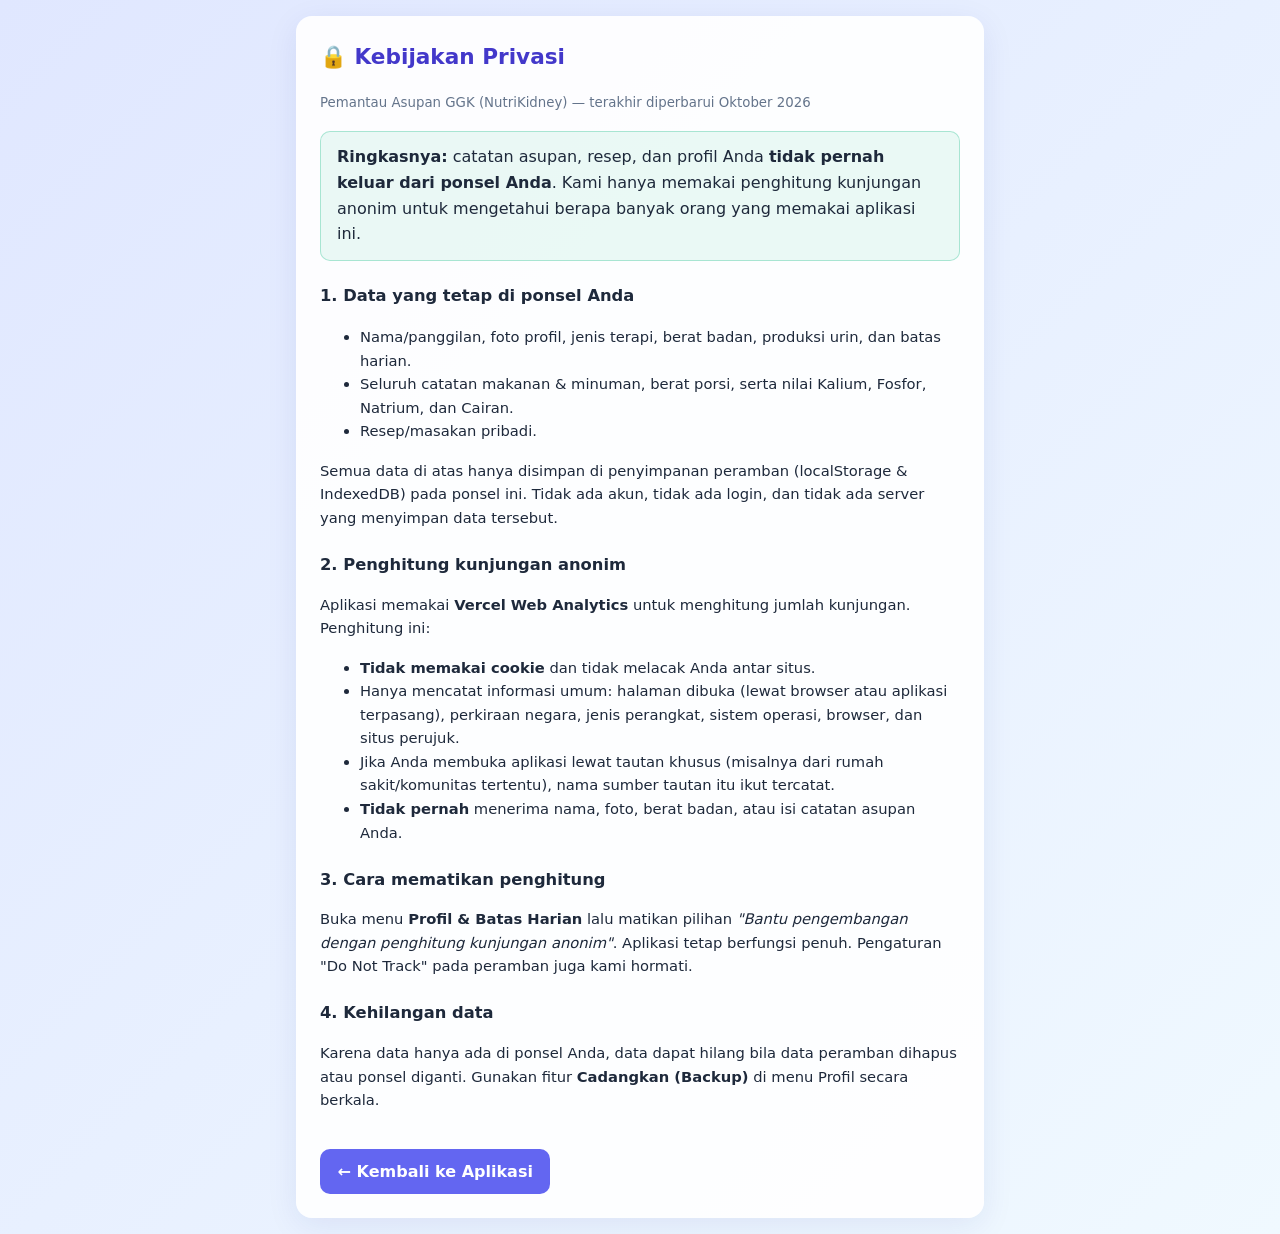
<file: privasi.html>
<!DOCTYPE html>
<html lang="id">
<head>
    <meta charset="UTF-8">
    <meta name="viewport" content="width=device-width, initial-scale=1.0">
    <title>Kebijakan Privasi — Pemantau Asupan GGK</title>
    <meta name="theme-color" content="#6366f1">
    <style>
        body { font-family: 'Inter', system-ui, -apple-system, sans-serif; background: linear-gradient(135deg, #e0e7ff 0%, #f0f9ff 100%); color: #1e293b; margin: 0; padding: 1rem; line-height: 1.6; }
        main { max-width: 640px; margin: 0 auto; background: rgba(255,255,255,0.92); border-radius: 16px; padding: 1.5rem; box-shadow: 0 8px 32px rgba(31,38,135,0.08); }
        h1 { font-size: 1.35rem; margin-top: 0; color: #4338ca; }
        h2 { font-size: 1.02rem; margin-top: 1.4rem; color: #1e293b; }
        p, li { font-size: 0.92rem; }
        .box { background: rgba(16,185,129,0.08); border: 1px solid rgba(16,185,129,0.3); border-radius: 10px; padding: 0.8rem 1rem; }
        a.btn { display: inline-block; margin-top: 1.4rem; background: #6366f1; color: white; padding: 0.6rem 1.1rem; border-radius: 10px; text-decoration: none; font-weight: 600; }
        small { color: #64748b; }
    </style>
</head>
<body>
<main>
    <h1>🔒 Kebijakan Privasi</h1>
    <small>Pemantau Asupan GGK (NutriKidney) — terakhir diperbarui Oktober 2026</small>

    <div class="box" style="margin-top: 1rem;">
        <strong>Ringkasnya:</strong> catatan asupan, resep, dan profil Anda <strong>tidak pernah keluar dari ponsel Anda</strong>. Kami hanya memakai penghitung kunjungan anonim untuk mengetahui berapa banyak orang yang memakai aplikasi ini.
    </div>

    <h2>1. Data yang tetap di ponsel Anda</h2>
    <ul>
        <li>Nama/panggilan, foto profil, jenis terapi, berat badan, produksi urin, dan batas harian.</li>
        <li>Seluruh catatan makanan &amp; minuman, berat porsi, serta nilai Kalium, Fosfor, Natrium, dan Cairan.</li>
        <li>Resep/masakan pribadi.</li>
    </ul>
    <p>Semua data di atas hanya disimpan di penyimpanan peramban (localStorage &amp; IndexedDB) pada ponsel ini. Tidak ada akun, tidak ada login, dan tidak ada server yang menyimpan data tersebut.</p>

    <h2>2. Penghitung kunjungan anonim</h2>
    <p>Aplikasi memakai <strong>Vercel Web Analytics</strong> untuk menghitung jumlah kunjungan. Penghitung ini:</p>
    <ul>
        <li><strong>Tidak memakai cookie</strong> dan tidak melacak Anda antar situs.</li>
        <li>Hanya mencatat informasi umum: halaman dibuka (lewat browser atau aplikasi terpasang), perkiraan negara, jenis perangkat, sistem operasi, browser, dan situs perujuk.</li>
        <li>Jika Anda membuka aplikasi lewat tautan khusus (misalnya dari rumah sakit/komunitas tertentu), nama sumber tautan itu ikut tercatat.</li>
        <li><strong>Tidak pernah</strong> menerima nama, foto, berat badan, atau isi catatan asupan Anda.</li>
    </ul>

    <h2>3. Cara mematikan penghitung</h2>
    <p>Buka menu <strong>Profil &amp; Batas Harian</strong> lalu matikan pilihan <em>"Bantu pengembangan dengan penghitung kunjungan anonim"</em>. Aplikasi tetap berfungsi penuh. Pengaturan "Do Not Track" pada peramban juga kami hormati.</p>

    <h2>4. Kehilangan data</h2>
    <p>Karena data hanya ada di ponsel Anda, data dapat hilang bila data peramban dihapus atau ponsel diganti. Gunakan fitur <strong>Cadangkan (Backup)</strong> di menu Profil secara berkala.</p>

    <a href="/" class="btn">← Kembali ke Aplikasi</a>
</main>
</body>
</html>
</file>
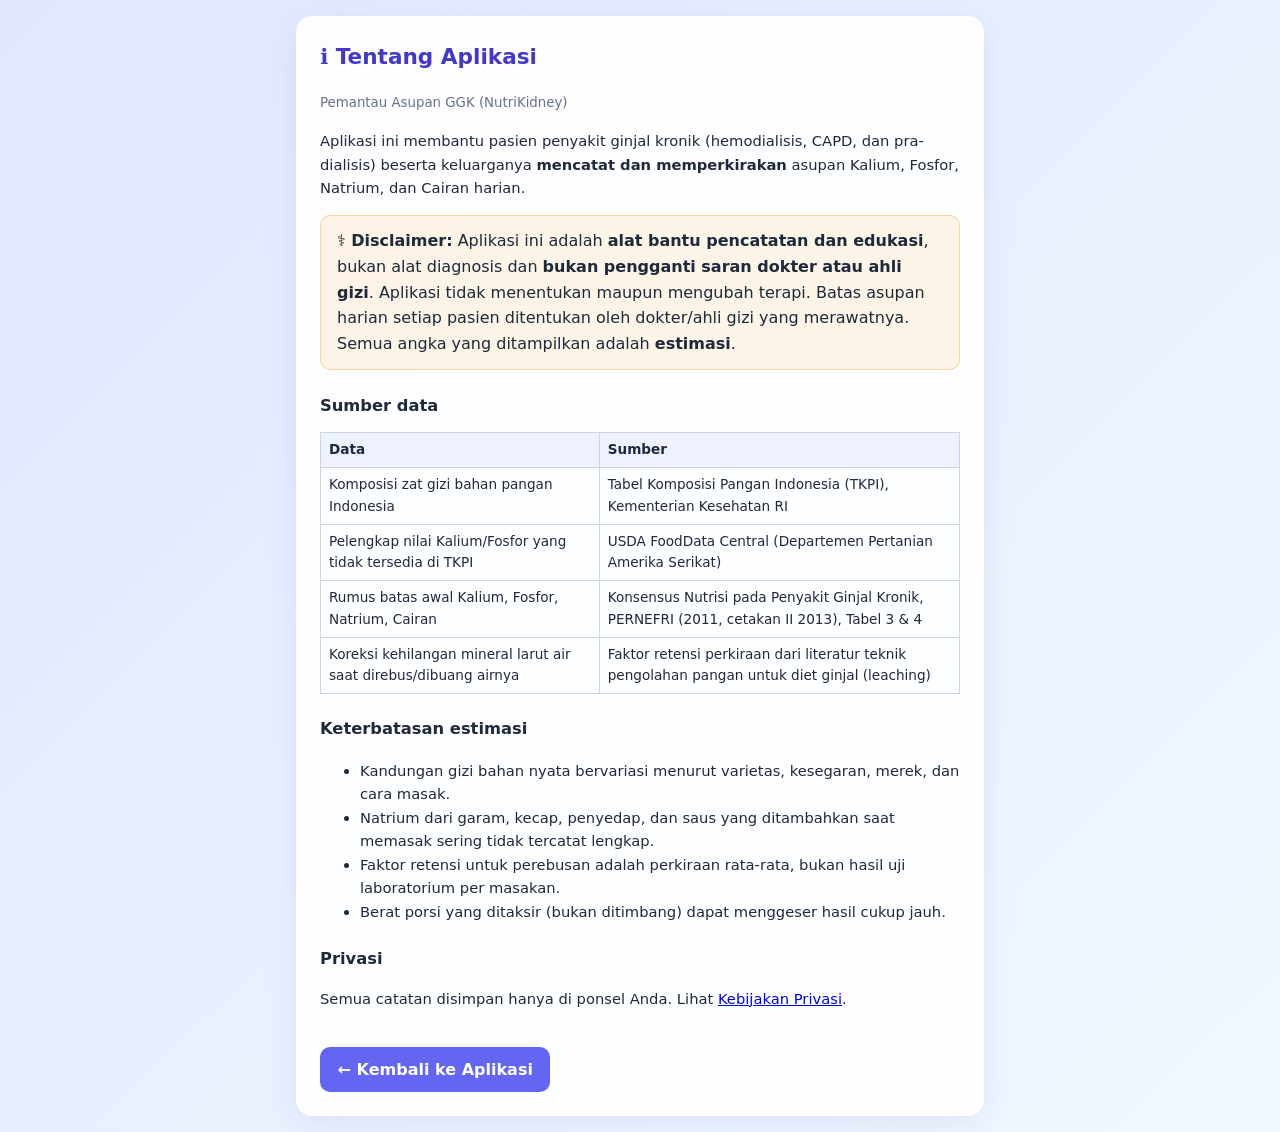
<file: tentang.html>
<!DOCTYPE html>
<html lang="id">
<head>
    <meta charset="UTF-8">
    <meta name="viewport" content="width=device-width, initial-scale=1.0">
    <title>Tentang — Pemantau Asupan GGK</title>
    <meta name="theme-color" content="#6366f1">
    <style>
        body { font-family: 'Inter', system-ui, -apple-system, sans-serif; background: linear-gradient(135deg, #e0e7ff 0%, #f0f9ff 100%); color: #1e293b; margin: 0; padding: 1rem; line-height: 1.6; }
        main { max-width: 640px; margin: 0 auto; background: rgba(255,255,255,0.92); border-radius: 16px; padding: 1.5rem; box-shadow: 0 8px 32px rgba(31,38,135,0.08); }
        h1 { font-size: 1.35rem; margin-top: 0; color: #4338ca; }
        h2 { font-size: 1.02rem; margin-top: 1.4rem; }
        p, li { font-size: 0.92rem; }
        .warn { background: rgba(245,158,11,0.1); border: 1px solid rgba(245,158,11,0.35); border-radius: 10px; padding: 0.8rem 1rem; }
        table { width: 100%; border-collapse: collapse; font-size: 0.85rem; margin-top: 0.5rem; }
        th, td { border: 1px solid #cbd5e1; padding: 6px 8px; text-align: left; vertical-align: top; }
        th { background: #eef2ff; }
        a.btn { display: inline-block; margin-top: 1.4rem; background: #6366f1; color: white; padding: 0.6rem 1.1rem; border-radius: 10px; text-decoration: none; font-weight: 600; }
        small { color: #64748b; }
    </style>
</head>
<body>
<main>
    <h1>ℹ️ Tentang Aplikasi</h1>
    <small>Pemantau Asupan GGK (NutriKidney)</small>

    <p>Aplikasi ini membantu pasien penyakit ginjal kronik (hemodialisis, CAPD, dan pra-dialisis) beserta keluarganya <strong>mencatat dan memperkirakan</strong> asupan Kalium, Fosfor, Natrium, dan Cairan harian.</p>

    <div class="warn">
        <strong>⚕️ Disclaimer:</strong> Aplikasi ini adalah <strong>alat bantu pencatatan dan edukasi</strong>, bukan alat diagnosis dan <strong>bukan pengganti saran dokter atau ahli gizi</strong>. Aplikasi tidak menentukan maupun mengubah terapi. Batas asupan harian setiap pasien ditentukan oleh dokter/ahli gizi yang merawatnya. Semua angka yang ditampilkan adalah <strong>estimasi</strong>.
    </div>

    <h2>Sumber data</h2>
    <table>
        <tr><th>Data</th><th>Sumber</th></tr>
        <tr><td>Komposisi zat gizi bahan pangan Indonesia</td><td>Tabel Komposisi Pangan Indonesia (TKPI), Kementerian Kesehatan RI</td></tr>
        <tr><td>Pelengkap nilai Kalium/Fosfor yang tidak tersedia di TKPI</td><td>USDA FoodData Central (Departemen Pertanian Amerika Serikat)</td></tr>
        <tr><td>Rumus batas awal Kalium, Fosfor, Natrium, Cairan</td><td>Konsensus Nutrisi pada Penyakit Ginjal Kronik, PERNEFRI (2011, cetakan II 2013), Tabel 3 &amp; 4</td></tr>
        <tr><td>Koreksi kehilangan mineral larut air saat direbus/dibuang airnya</td><td>Faktor retensi perkiraan dari literatur teknik pengolahan pangan untuk diet ginjal (leaching)</td></tr>
    </table>

    <h2>Keterbatasan estimasi</h2>
    <ul>
        <li>Kandungan gizi bahan nyata bervariasi menurut varietas, kesegaran, merek, dan cara masak.</li>
        <li>Natrium dari garam, kecap, penyedap, dan saus yang ditambahkan saat memasak sering tidak tercatat lengkap.</li>
        <li>Faktor retensi untuk perebusan adalah perkiraan rata-rata, bukan hasil uji laboratorium per masakan.</li>
        <li>Berat porsi yang ditaksir (bukan ditimbang) dapat menggeser hasil cukup jauh.</li>
    </ul>

    <h2>Privasi</h2>
    <p>Semua catatan disimpan hanya di ponsel Anda. Lihat <a href="/privasi.html">Kebijakan Privasi</a>.</p>

    <a href="/" class="btn">← Kembali ke Aplikasi</a>
</main>
</body>
</html>
</file>
